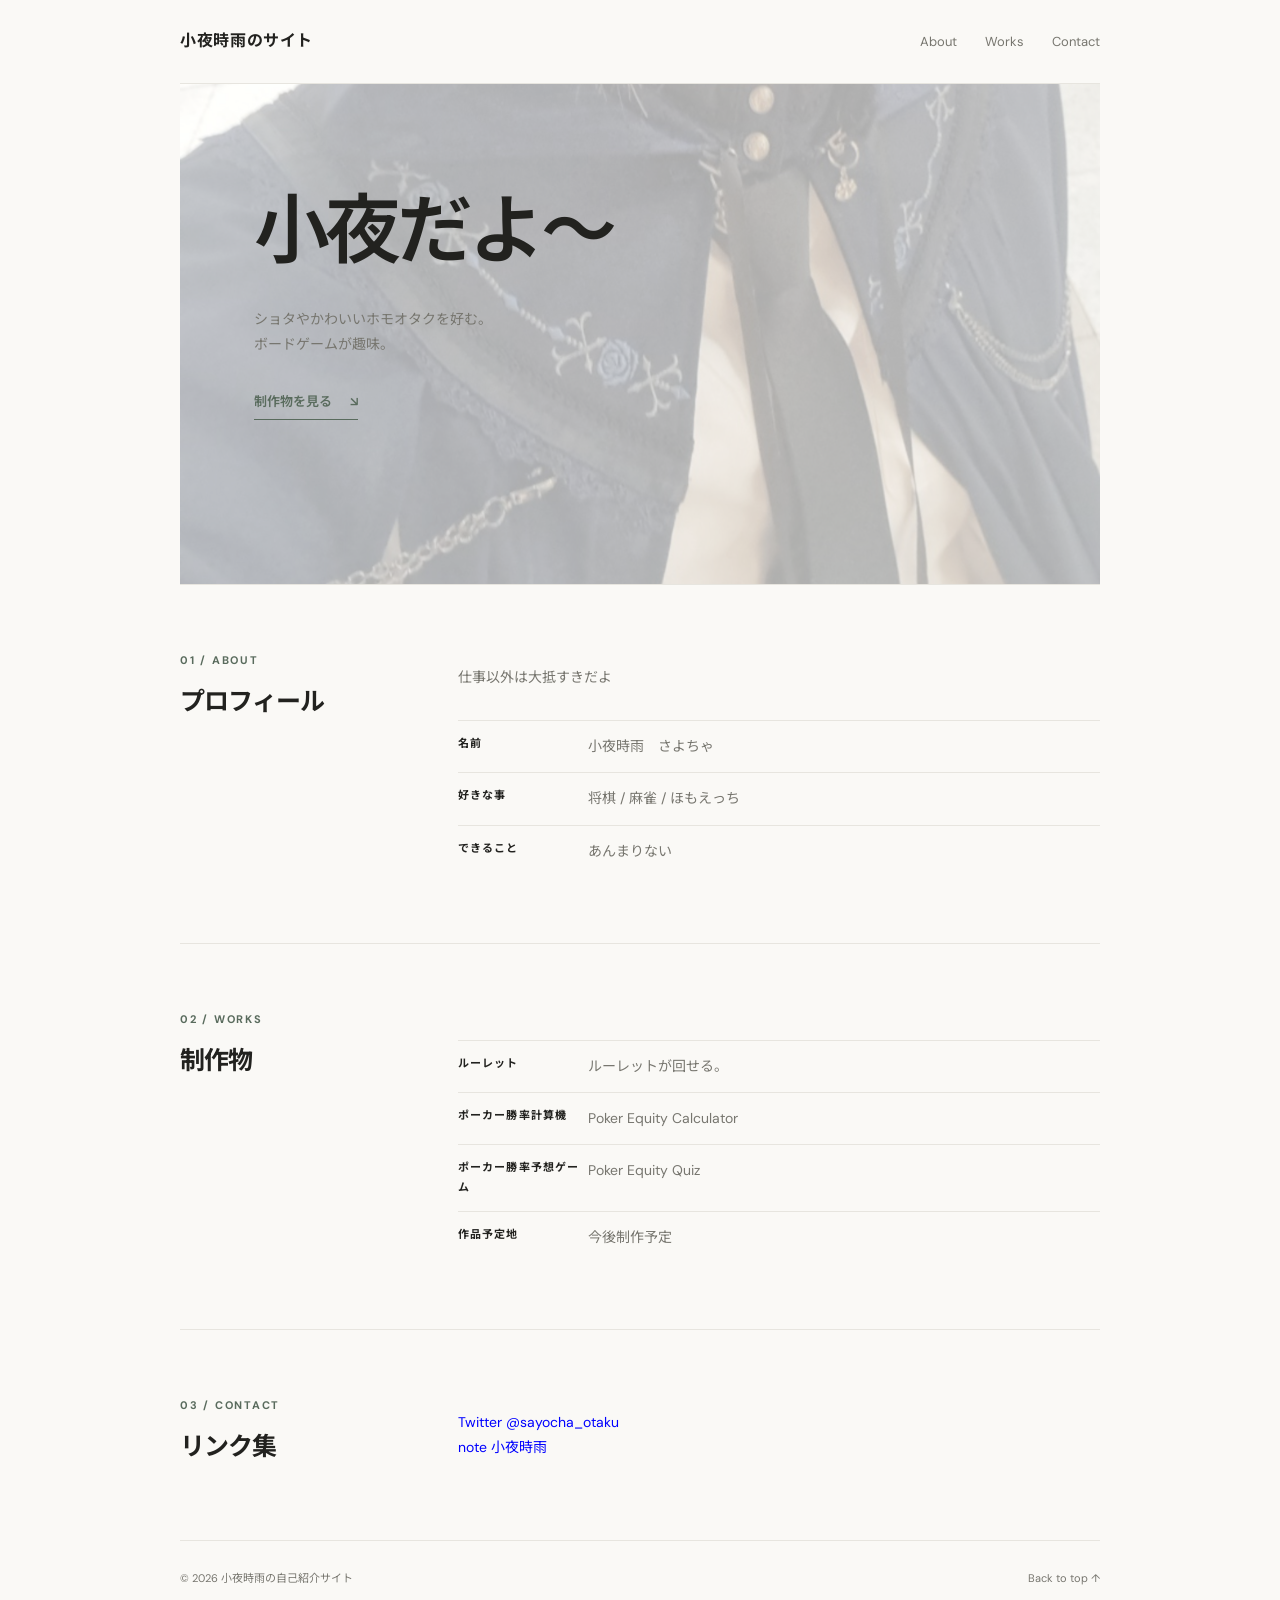
<file: index.html>
<!doctype html>
<html lang="ja">
<head>
  <meta charset="UTF-8">
  <meta name="viewport" content="width=device-width, initial-scale=1">
  <meta name="description" content="小夜時雨の自己紹介サイトです。">
  <title>小夜時雨のサイト</title>
  <link rel="stylesheet" href="style.css">
  <script src="script.js" defer></script>
</head>
<body>
  <header class="site-header">
    <a class="logo" href="#top">小夜時雨のサイト<span></span></a>
    <nav aria-label="メインナビゲーション">
      <a href="#about">About</a>
      <a href="#works">Works</a>
      <a href="#contact">Contact</a>
    </nav>
  </header>

<main id="top">
  <section class="hero">
    <h1>小夜だよ～</h1>
    <p class="hero-text">
      ショタやかわいいホモオタクを好む。<br>
      ボードゲームが趣味。
    </p>
    <a class="text-link" href="#works">
      制作物を見る <span aria-hidden="true">↘</span>
    </a>
  </section>
    <section class="section" id="about">
      <div class="section-heading">
        <p class="eyebrow">01 / ABOUT</p>
        <h2>プロフィール</h2>
      </div>
      <div class="section-content">
        <p>仕事以外は大抵すきだよ</p>
        <dl class="profile-list">
          <div><dt>名前</dt><dd>小夜時雨　さよちゃ</dd></div>
          <div><dt>好きな事</dt><dd>将棋 / 麻雀 / ほもえっち</dd></div>
          <div><dt>できること</dt><dd>あんまりない</dd></div>
        </dl>
      </div>
    </section>

<section class="section" id="works">
  <div class="section-heading">
    <p class="eyebrow">02 / WORKS</p>
    <h2>制作物</h2>
  </div>

  <div class="section-content">
    <dl class="profile-list">
      <div>
        <dt><a href="roulette.html">ルーレット</dt></a>
        <dd><a href="roulette.html">ルーレットが回せる。</a></dd>
      </div>
      <div>
  <dt><a href="poker.html">ポーカー勝率計算機</dt></a>
  <dd><a href="poker.html">Poker Equity Calculator</a></dd>
</div>
      <div>
  <dt><a href="poker-quiz.html">ポーカー勝率予想ゲーム</dt></a>
  <dd><a href="poker-quiz.html">Poker Equity Quiz</a></dd>
</div>
      <div>
        <dt>作品予定地</dt>
        <dd>今後制作予定</dd>
      </div>
    </dl>
  </div>
</section>

    <section class="section" id="contact">
      <div class="section-heading">
        <p class="eyebrow">03 / CONTACT</p>
        <h2>リンク集</h2>
      </div>
      <div class="section-content">
        <p>
    <a href="https://x.com/sayocha_otaku" target="_blank"
         style="color: blue;">
      Twitter @sayocha_otaku</a>
  
          <br>
    <a href="https://note.com/sayo_shigu" target="_blank"
        style="color: blue; ">
      note 小夜時雨</a>
   
  </p>
        <!-- 例：<a class="text-link" href="https://github.com/ユーザー名">GitHub ↗</a> -->
      </div>
    </section>
  </main>

  <footer>
    <span>© <span id="year"></span> 小夜時雨の自己紹介サイト</span>
    <a href="#top">Back to top ↑</a>
  </footer>
</body>
</html>
</file>
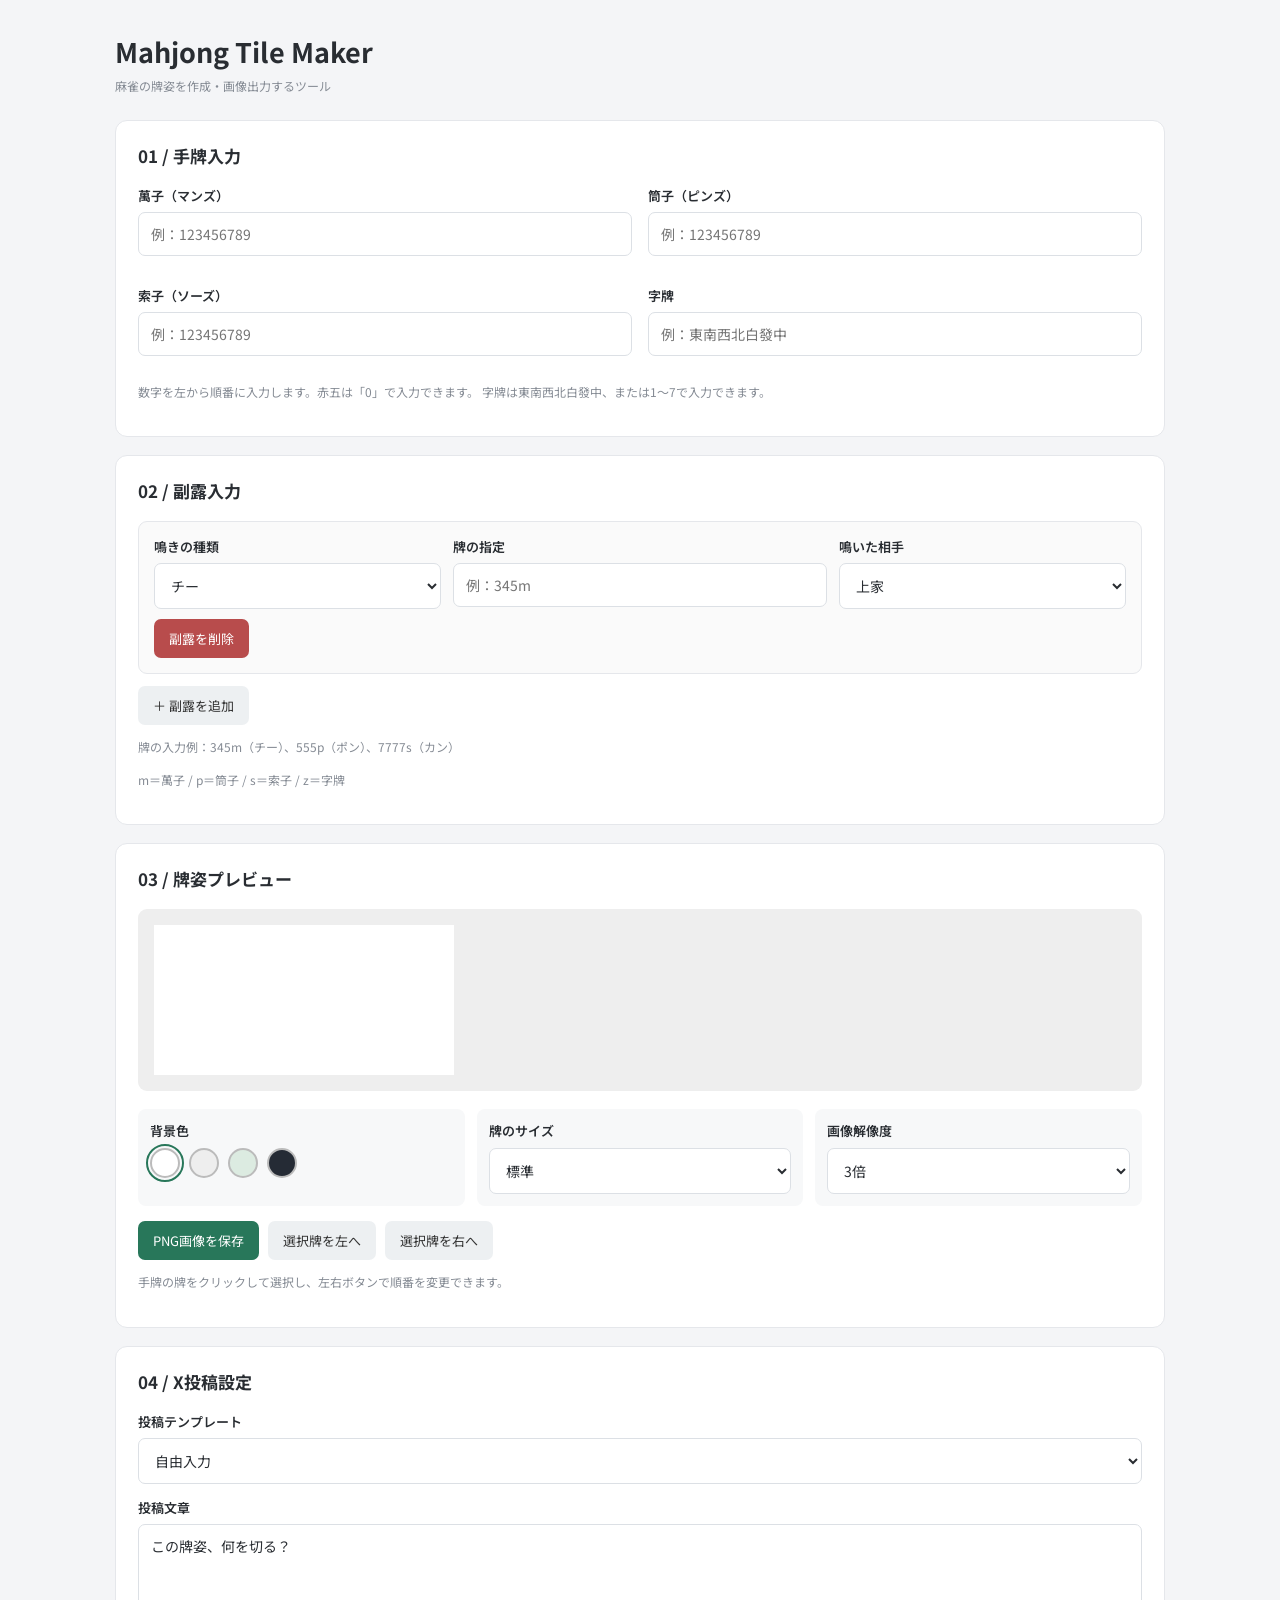
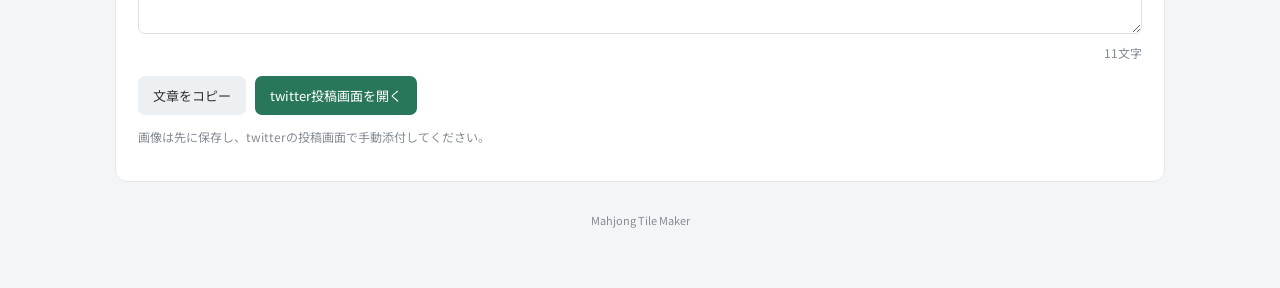
<file: mahjong.html>
<!DOCTYPE html>
<html lang="ja">
<head>
<meta charset="UTF-8">
<meta name="viewport" content="width=device-width, initial-scale=1">
<title>Mahjong Tile Maker</title>
<style>
@import url('https://fonts.googleapis.com/css2?family=Noto+Sans+JP:wght@400;500;600;700&display=swap');

:root {
  --bg: #f4f5f7;
  --panel: #fff;
  --text: #292d32;
  --muted: #858b94;
  --line: #e5e7eb;
  --accent: #28775a;
}

* { box-sizing: border-box; }

body {
  margin: 0;
  padding: 32px 16px 60px;
  background: var(--bg);
  color: var(--text);
  font-family: 'Noto Sans JP', sans-serif;
}

.container {
  max-width: 1050px;
  margin: auto;
}

header { margin-bottom: 26px; }

h1 {
  font-size: 27px;
  margin: 0 0 6px;
}

h2 {
  font-size: 17px;
  margin: 0 0 18px;
}

p { line-height: 1.7; }

.subtitle, .help {
  font-size: 12px;
  color: var(--muted);
}

.panel {
  background: var(--panel);
  border: 1px solid var(--line);
  border-radius: 12px;
  padding: 22px;
  margin-bottom: 18px;
}

.grid {
  display: grid;
  grid-template-columns: repeat(2, 1fr);
  gap: 16px;
}

.field { margin-bottom: 14px; }

label {
  display: block;
  font-size: 13px;
  font-weight: 600;
  margin-bottom: 7px;
}

input, select, textarea {
  width: 100%;
  padding: 11px 12px;
  border: 1px solid #dce0e5;
  border-radius: 7px;
  font: inherit;
  font-size: 14px;
  background: #fff;
  color: var(--text);
}

input:focus, select:focus, textarea:focus {
  outline: 2px solid #b6d7c8;
  border-color: var(--accent);
}

button {
  padding: 10px 15px;
  border: 0;
  border-radius: 7px;
  background: #30363d;
  color: white;
  font: inherit;
  font-size: 13px;
  cursor: pointer;
}

button:hover { opacity: .82; }

button.primary { background: var(--accent); }
button.light {
  background: #edf0f2;
  color: #333;
}
button.danger { background: #b84c4c; }

.actions {
  display: flex;
  flex-wrap: wrap;
  gap: 9px;
  margin-top: 15px;
}

.meld {
  padding: 15px;
  border: 1px solid var(--line);
  border-radius: 9px;
  margin-bottom: 12px;
  background: #fafafa;
}

.meld-grid {
  display: grid;
  grid-template-columns: 1fr 1.3fr 1fr;
  gap: 12px;
}

.meld .field { margin-bottom: 10px; }

.preview-wrap {
  padding: 16px;
  background: #eee;
  border-radius: 9px;
  overflow-x: auto;
  min-height: 150px;
  display: flex;
  align-items: center;
}

#board {
  display: block;
  flex-shrink: 0;
  max-width: none;
}

#board [data-hand-index] {
  cursor: pointer;
}

#board [data-hand-index].selected {
  filter: drop-shadow(0 0 4px #267bdb);
}

.preview-tools {
  display: grid;
  grid-template-columns: repeat(3, 1fr);
  gap: 12px;
  margin-top: 18px;
}

.tool-box {
  background: #f7f8f9;
  border-radius: 8px;
  padding: 12px;
}

.tool-box label { margin-bottom: 8px; }

.color-options {
  display: flex;
  gap: 9px;
}

.color-button {
  width: 30px;
  height: 30px;
  padding: 0;
  border: 2px solid #bbb;
  border-radius: 50%;
}

.color-button.active {
  outline: 2px solid var(--accent);
  outline-offset: 2px;
}

#message {
  font-size: 12px;
  color: #b43d3d;
  margin-top: 10px;
}

#tweet { min-height: 110px; }

.count {
  font-size: 12px;
  color: var(--muted);
  text-align: right;
  margin-top: 5px;
}

footer {
  text-align: center;
  color: var(--muted);
  font-size: 11px;
  margin-top: 30px;
}

@media(max-width:650px) {
  body { padding: 20px 10px 40px; }
  .panel { padding: 16px; }
  .grid, .preview-tools { grid-template-columns: 1fr; }
  .meld-grid { grid-template-columns: 1fr; gap: 0; }
  h1 { font-size: 23px; }
}
</style>
</head>

<body>
<div class="container">

<header>
  <h1>Mahjong Tile Maker</h1>
  <div class="subtitle">
    麻雀の牌姿を作成・画像出力するツール
  </div>
</header>

<!-- 手牌 -->
<section class="panel">
  <h2>01 / 手牌入力</h2>

  <div class="grid">
    <div class="field">
      <label>萬子（マンズ）</label>
      <input id="man" placeholder="例：123456789" maxlength="14">
    </div>

    <div class="field">
      <label>筒子（ピンズ）</label>
      <input id="pin" placeholder="例：123456789" maxlength="14">
    </div>

    <div class="field">
      <label>索子（ソーズ）</label>
      <input id="sou" placeholder="例：123456789" maxlength="14">
    </div>

    <div class="field">
      <label>字牌</label>
      <input id="honor" placeholder="例：東南西北白發中" maxlength="14">
    </div>
  </div>

  <p class="help">
    数字を左から順番に入力します。赤五は「0」で入力できます。
    字牌は東南西北白發中、または1～7で入力できます。
  </p>
</section>

<!-- 副露 -->
<section class="panel">
  <h2>02 / 副露入力</h2>

  <div id="melds"></div>

  <button id="addMeld" class="light">＋ 副露を追加</button>

  <p class="help">
    牌の入力例：345m（チー）、555p（ポン）、7777s（カン）
  </p>
  <p class="help">
    m＝萬子 / p＝筒子 / s＝索子 / z＝字牌
  </p>
</section>

<!-- プレビュー -->
<section class="panel">
  <h2>03 / 牌姿プレビュー</h2>

  <div class="preview-wrap" id="previewWrap">
    <svg id="board"
      xmlns="http://www.w3.org/2000/svg"
      role="img"
      aria-label="麻雀牌姿プレビュー">
    </svg>
  </div>

  <div id="message"></div>

  <div class="preview-tools">

    <div class="tool-box">
      <label>背景色</label>
      <div class="color-options">
        <button class="color-button active"
          style="background:#ffffff"
          data-color="#ffffff"
          title="白"></button>
        <button class="color-button"
          style="background:#eeeeee"
          data-color="#eeeeee"
          title="グレー"></button>
        <button class="color-button"
          style="background:#dcebe1"
          data-color="#dcebe1"
          title="淡い緑"></button>
        <button class="color-button"
          style="background:#252b35"
          data-color="#252b35"
          title="ダーク"></button>
      </div>
    </div>

    <div class="tool-box">
      <label>牌のサイズ</label>
      <select id="tileSize">
        <option value="small">小</option>
        <option value="normal" selected>標準</option>
        <option value="large">大</option>
      </select>
    </div>

    <div class="tool-box">
      <label>画像解像度</label>
      <select id="resolution">
        <option value="2">2倍</option>
        <option value="3" selected>3倍</option>
        <option value="4">4倍</option>
      </select>
    </div>

  </div>

  <div class="actions">
    <button id="download" class="primary">
      PNG画像を保存
    </button>
    <button id="moveLeft" class="light">
      選択牌を左へ
    </button>
    <button id="moveRight" class="light">
      選択牌を右へ
    </button>
  </div>

  <p class="help">
    手牌の牌をクリックして選択し、左右ボタンで順番を変更できます。
  </p>
</section>

<!-- X -->
<section class="panel">
  <h2>04 / X投稿設定</h2>

  <div class="field">
    <label>投稿テンプレート</label>
    <select id="template">
      <option value="custom">自由入力</option>
      <option value="question">何切る問題</option>
      <option value="analysis">牌譜解説</option>
      <option value="hand">手牌紹介</option>
      <option value="quiz">麻雀クイズ</option>
    </select>
  </div>

  <div class="field">
    <label>投稿文章</label>
    <textarea id="tweet">この牌姿、何を切る？
</textarea>
    <div class="count" id="count">0文字</div>
  </div>

  <div class="actions">
    <button id="copy" class="light">文章をコピー</button>
    <button id="post" class="primary">twitter投稿画面を開く</button>
  </div>

  <p class="help">
    画像は先に保存し、twitterの投稿画面で手動添付してください。
  </p>
</section>

<footer>
  Mahjong Tile Maker
</footer>

</div>

<script>
/* =========================
   設定
========================= */

const $ = id => document.getElementById(id);

const HONORS = {
  "東":1, "南":2, "西":3, "北":4,
  "白":5, "發":6, "発":6, "中":7
};

const HONOR_NAMES = [
  "", "東", "南", "西", "北", "白", "發", "中"
];

const COLORS = {
  black: "#252525",
  red: "#d52b32",
  green: "#16834c",
  blue: "#246bba"
};

let meldId = 0;
let selectedIndex = -1;
let backgroundColor = "#ffffff";
let handTiles = [];
let meldGroups = [];
let tileWidth = 48;
let tileHeight = 68;
let gap = 3;

/* =========================
   入力解析
========================= */

function parseTiles(value) {
  let str = value.replace(/\s/g, "");

  // 345m のような末尾指定形式を m345 に変換
  const suffixMatch = str.match(/^([0-9]+)([mpsz])$/i);

  if (suffixMatch) {
    str = suffixMatch[2] + suffixMatch[1];
  }

  const result = [];
  let suit = null;

  for (const char of str) {

    if ("mpsz".includes(char.toLowerCase())) {
      suit = char.toLowerCase();
      continue;
    }

    if (/[0-9]/.test(char)) {
      if (!suit) {
        throw new Error("牌の種類を指定してください。");
      }

      const n = Number(char);

      if (n === 0 && suit === "z") {
        throw new Error("字牌に赤牌はありません。");
      }

      const actual = n === 0 ? 5 : n;

      if (actual < 1 || actual > 9) {
        throw new Error("牌の数字が不正です。");
      }

      if (suit === "z" && actual > 7) {
        throw new Error("字牌は1～7です。");
      }

      result.push({
        suit,
        n: actual,
        red: char === "0"
      });

      continue;
    }

    if (HONORS[char]) {
      result.push({
        suit: "z",
        n: HONORS[char],
        red: false
      });
      suit = "z";
      continue;
    }

    throw new Error("認識できない文字：" + char);
  }

  return result;
}

function parseHandInput(id, suit) {
  const value = $(id).value.trim();

  if (!value) return [];

  if (suit === "z") {
    return parseTiles(value.includes("z") ? value : value + "z");
  }

  return parseTiles(value + suit);
}

/* =========================
   SVG描画
========================= */

function rect(x,y,w,h,rx,fill,stroke="#aaa",sw=1) {
  return `<rect x="${x}" y="${y}" width="${w}" height="${h}"
    rx="${rx}" fill="${fill}" stroke="${stroke}"
    stroke-width="${sw}"/>`;
}

function text(x,y,str,size,color,weight="bold") {
  return `<text x="${x}" y="${y}" text-anchor="middle"
    dominant-baseline="middle"
    font-family="sans-serif"
    font-size="${size}" font-weight="${weight}"
    fill="${color}">${str}</text>`;
}

function tileSVG(t, x, y, back=false, rotated=false) {

  const w = tileWidth;
  const h = tileHeight;

  let transform = `translate(${x},${y})`;

  let body = "";

  if (back) {
    body = `
      ${rect(0,0,w,h,5,"#e6e8e9","#a2a6a9",1.5)}
      ${rect(4,4,w-8,h-8,3,"#315c78","#23465f",1)}
      <path d="M8 8 L${w-8} ${h-8} M${w-8} 8 L8 ${h-8}"
        stroke="#8da9bc" stroke-width="1.2" fill="none"/>
    `;
  } else {

    body = `
      ${rect(0,0,w,h,5,"#fff","#aaa",1.3)}
      ${rect(3,3,w-6,h-6,3,"#fff","#eeeeee",.8)}
    `;

    if (t.suit === "m") {
      const color = t.red ? COLORS.red : COLORS.black;

      body += `
        ${text(w/2,h*.43,t.n,31*tWidthFactor(),color)}
        ${text(w/2,h*.76,"萬",13*tWidthFactor(),COLORS.black)}
      `;
    }

    if (t.suit === "p") {
      const patterns = {
        1:[[.5,.5]],
        2:[[.5,.28],[.5,.72]],
        3:[[.5,.2],[.5,.5],[.5,.8]],
        4:[[.28,.28],[.72,.28],[.28,.72],[.72,.72]],
        5:[[.28,.2],[.72,.2],[.5,.5],[.28,.8],[.72,.8]],
        6:[[.28,.18],[.72,.18],[.28,.5],[.72,.5],[.28,.82],[.72,.82]],
        7:[[.28,.15],[.72,.15],[.5,.34],[.28,.5],[.72,.5],[.28,.83],[.72,.83]],
        8:[[.28,.15],[.72,.15],[.28,.38],[.72,.38],[.28,.62],[.72,.62],[.28,.85],[.72,.85]],
        9:[[.28,.15],[.72,.15],[.28,.36],[.72,.36],[.5,.5],[.28,.64],[.72,.64],[.28,.85],[.72,.85]]
      };

      const dots = patterns[t.n];
      const colors = t.red
        ? [COLORS.red,COLORS.red,COLORS.red]
        : [COLORS.red,COLORS.blue,COLORS.green];

      dots.forEach(([px,py],i) => {
        const r = w*.105;
        body += `<circle cx="${w*px}" cy="${h*py}"
          r="${r}" fill="${colors[i%3]}"/>`;
      });
    }

    if (t.suit === "s") {
      const positions = {
        1:[[.5,.5]],
        2:[[.5,.28],[.5,.72]],
        3:[[.5,.2],[.5,.5],[.5,.8]],
        4:[[.3,.25],[.7,.25],[.3,.75],[.7,.75]],
        5:[[.3,.2],[.7,.2],[.5,.5],[.3,.8],[.7,.8]],
        6:[[.3,.17],[.7,.17],[.3,.5],[.7,.5],[.3,.83],[.7,.83]],
        7:[[.3,.13],[.7,.13],[.5,.33],[.3,.5],[.7,.5],[.3,.83],[.7,.83]],
        8:[[.3,.13],[.7,.13],[.3,.38],[.7,.38],[.3,.62],[.7,.62],[.3,.87],[.7,.87]],
        9:[[.3,.13],[.7,.13],[.3,.35],[.7,.35],[.5,.5],[.3,.65],[.7,.65],[.3,.87],[.7,.87]]
      };

      positions[t.n].forEach(([px,py],i) => {
        const x1 = w*px;
        const y1 = h*py;

        const color = t.red && t.n === 5
          ? COLORS.red
          : [COLORS.green,COLORS.red,COLORS.black][i%3];

        body += `
          <path d="M${x1-3} ${y1-5}
            L${x1+3} ${y1+5}
            L${x1+1} ${y1+9}"
            stroke="${color}" stroke-width="2.8"
            stroke-linecap="round" fill="none"/>
        `;
      });
    }

    if (t.suit === "z") {
      const name = HONOR_NAMES[t.n];
      const color = t.n === 7 ? COLORS.red
        : t.n === 6 ? COLORS.green : COLORS.black;

      if (t.n === 5) {
        body += `
          <rect x="${w*.23}" y="${h*.25}"
            width="${w*.54}" height="${h*.5}"
            fill="none" stroke="#222" stroke-width="2"/>
        `;
      } else {
        body += text(w/2,h*.5,name,
          t.n===7 ? 29*tWidthFactor() : 26*tWidthFactor(),
          color);
      }
    }

  }

  if (rotated) {
    transform = `translate(${x+h},${y}) rotate(90)`;
  }

  return `<g transform="${transform}">${body}</g>`;
}

function tWidthFactor() {
  return tileWidth / 48;
}

/* =========================
   副露フォーム
========================= */

function createMeld() {

  const id = ++meldId;
  const div = document.createElement("div");

  div.className = "meld";
  div.dataset.id = id;

  div.innerHTML = `
    <div class="meld-grid">

      <div class="field">
        <label>鳴きの種類</label>
        <select class="meld-type">
          <option value="chi">チー</option>
          <option value="pon">ポン</option>
          <option value="daiminkan">大明槓</option>
          <option value="kakan">加槓</option>
          <option value="ankan">暗槓</option>
        </select>
      </div>

      <div class="field">
        <label>牌の指定</label>
        <input class="meld-tiles" placeholder="例：345m">
      </div>

      <div class="field">
        <label>鳴いた相手</label>
        <select class="meld-from">
          <option value="left">上家</option>
          <option value="across">対面</option>
          <option value="right">下家</option>
        </select>
      </div>

    </div>

    <div class="field extra-tile" style="display:none">
      <label>加槓の追加牌</label>
      <input class="added-tile" placeholder="例：5p">
    </div>

    <button class="danger remove-meld">副露を削除</button>
  `;

  div.querySelector(".remove-meld").onclick = () => {
    div.remove();
    render();
  };

  div.querySelectorAll("input,select").forEach(el => {
    el.addEventListener("input",render);
    el.addEventListener("change",render);
  });

  div.querySelector(".meld-type").addEventListener("change",e => {
    div.querySelector(".extra-tile").style.display =
      e.target.value === "kakan" ? "block" : "none";

    const from = div.querySelector(".meld-from");
    from.disabled = e.target.value === "ankan";

    render();
  });

  $("melds").appendChild(div);
}

$("addMeld").onclick = createMeld;

/* =========================
   副露描画
========================= */

function getMeldData(el) {

  const type = el.querySelector(".meld-type").value;
  const from = el.querySelector(".meld-from").value;

  const tiles = parseTiles(
    el.querySelector(".meld-tiles").value
  );

  const extraValue = el.querySelector(".added-tile").value.trim();

  const added = extraValue
    ? parseTiles(extraValue)
    : [];

  const expected = {
    chi:3,
    pon:3,
    daiminkan:4,
    kakan:3,
    ankan:4
  }[type];

  if (!tiles.length) return null;

  if (tiles.length !== expected) {
    throw new Error("副露の牌の枚数が正しくありません。");
  }

  if (type === "chi" && from !== "left") {
    throw new Error("チーは上家からのみ可能です。");
  }

  if (type === "kakan" && added.length !== 1) {
    throw new Error("加槓には追加牌を1枚指定してください。");
  }

  if (type !== "kakan" && added.length) {
    throw new Error("追加牌は加槓の場合のみ指定できます。");
  }

  if (type === "kakan" &&
      !tiles.every(t => t.suit === tiles[0].suit &&
                        t.n === tiles[0].n)) {
    throw new Error("加槓の元の3枚は同じ牌にしてください。");
  }

  if (type === "pon" &&
      !tiles.every(t => t.suit === tiles[0].suit &&
                        t.n === tiles[0].n)) {
    throw new Error("ポンは同じ牌を3枚指定してください。");
  }

  if (type === "daiminkan" &&
      !tiles.every(t => t.suit === tiles[0].suit &&
                        t.n === tiles[0].n)) {
    throw new Error("大明槓は同じ牌を4枚指定してください。");
  }

  if (type === "ankan" &&
      !tiles.every(t => t.suit === tiles[0].suit &&
                        t.n === tiles[0].n)) {
    throw new Error("暗槓は同じ牌を4枚指定してください。");
  }

  return {type,from,tiles,added:added[0] || null};
}

function drawMeld(data,x,y) {

  const {type,from,tiles,added} = data;

  let result = "";
  let cursor = x;

  if (type === "ankan") {

    tiles.forEach((t,i) => {
      result += tileSVG(t,cursor,y,i===0 || i===3);
      cursor += tileWidth + gap;
    });

    return {svg:result,width:cursor-x};
  }

  let rotatedIndex = 0;

  if (from === "across") rotatedIndex = 1;
  if (from === "right") rotatedIndex = tiles.length-1;

  tiles.forEach((t,i) => {

    const rotated = i === rotatedIndex;
    result += tileSVG(t,cursor,y,false,rotated);

    if (type === "kakan" && rotated) {
      result += tileSVG(
        added,
        cursor + tileHeight*.12,
        y - tileHeight*.32
      );
    }

    cursor += (rotated ? tileHeight : tileWidth) + gap;
  });

  return {svg:result,width:cursor-x};
}

/* =========================
   牌姿全体の描画
========================= */

function render() {

  const svg = $("board");
  $("message").textContent = "";

  try {

    const man = parseHandInput("man","m");
    const pin = parseHandInput("pin","p");
    const sou = parseHandInput("sou","s");
    const honor = parseHandInput("honor","z");

    handTiles = [...man,...pin,...sou,...honor];

    if (selectedIndex >= handTiles.length) {
      selectedIndex = -1;
    }

    meldGroups = [];

    document.querySelectorAll(".meld").forEach(el => {
      const data = getMeldData(el);
      if (data) meldGroups.push(data);
    });

    const size = $("tileSize").value;

    const scale = {
      small: .8,
      normal: 1,
      large: 1.25
    }[size];

    tileWidth = 48 * scale;
    tileHeight = 68 * scale;
    gap = 3 * scale;

    let x = 18;
    const y = 42;

    let content = "";

    // 手牌
    handTiles.forEach((t,i) => {

      const selected = i === selectedIndex;

      content += `
        <g data-hand-index="${i}"
          class="${selected ? "selected" : ""}">
          ${selected
            ? `<rect x="${x-2}" y="${y-5}"
                width="${tileWidth+4}"
                height="${tileHeight+10}"
                rx="5" fill="#c7e4ff" opacity=".55"/>`
            : ""}
          ${tileSVG(t,x,y)}
        </g>
      `;

      x += tileWidth + gap;
    });

    // 副露
    meldGroups.forEach(data => {

      x += 14;

      const drawn = drawMeld(data,x,y);

      content += `
        <g>
          <line x1="${x-7}" y1="${y-4}"
            x2="${x-7}" y2="${y+tileHeight+4}"
            stroke="#aaa" stroke-width="1"/>
          ${drawn.svg}
        </g>
      `;

      x += drawn.width + 5;
    });

    const width = Math.max(300,x+18);
    const height = 150;

    svg.setAttribute("viewBox",`0 0 ${width} ${height}`);
    svg.setAttribute("width",width);
    svg.setAttribute("height",height);

    svg.innerHTML = `
      <rect width="${width}" height="${height}"
        fill="${backgroundColor}"/>
      ${content}
    `;

    svg.querySelectorAll("[data-hand-index]").forEach(el => {
      el.addEventListener("click",() => {
        selectedIndex = Number(el.dataset.handIndex);
        render();
      });
    });

  } catch(e) {
    $("message").textContent = e.message;
  }
}

/* =========================
   手牌の並び替え
========================= */

function moveSelected(direction) {

  if (selectedIndex < 0 ||
      selectedIndex >= handTiles.length) return;

  const next = selectedIndex + direction;

  if (next < 0 || next >= handTiles.length) return;

  [handTiles[selectedIndex],handTiles[next]] =
    [handTiles[next],handTiles[selectedIndex]];

  // 並び替え結果を各入力欄に反映
  const suits = {
    m: "man",
    p: "pin",
    s: "sou",
    z: "honor"
  };

  for (const [suit,id] of Object.entries(suits)) {
    $(id).value = handTiles
      .filter(t => t.suit === suit)
      .map(t => t.red ? "0" : t.n)
      .join("");
  }

  selectedIndex = next;
  render();
}

$("moveLeft").onclick = () => moveSelected(-1);
$("moveRight").onclick = () => moveSelected(1);

/* =========================
   背景色
========================= */

document.querySelectorAll(".color-button").forEach(btn => {

  btn.onclick = () => {

    backgroundColor = btn.dataset.color;

    document.querySelectorAll(".color-button")
      .forEach(b => b.classList.remove("active"));

    btn.classList.add("active");

    render();
  };
});

/* =========================
   PNG出力
========================= */

function downloadPNG() {

  render();

  if ($("message").textContent) return;

  if (!handTiles.length && !meldGroups.length) {
    alert("牌を入力してください。");
    return;
  }

  const original = $("board");
  const clone = original.cloneNode(true);

  clone.removeAttribute("id");
  clone.removeAttribute("role");
  clone.removeAttribute("aria-label");

  const width = Number(original.getAttribute("width"));
  const height = Number(original.getAttribute("height"));
  const resolution = Number($("resolution").value);

  clone.setAttribute("xmlns","http://www.w3.org/2000/svg");
  clone.setAttribute("width",width);
  clone.setAttribute("height",height);

  const source = new XMLSerializer().serializeToString(clone);

  const blob = new Blob(
    [source],
    {type:"image/svg+xml;charset=utf-8"}
  );

  const url = URL.createObjectURL(blob);
  const image = new Image();

  image.onload = () => {

    const canvas = document.createElement("canvas");

    canvas.width = width * resolution;
    canvas.height = height * resolution;

    const ctx = canvas.getContext("2d");

    ctx.scale(resolution,resolution);
    ctx.drawImage(image,0,0,width,height);

    canvas.toBlob(png => {

      if (!png) {
        alert("PNGの生成に失敗しました。");
        URL.revokeObjectURL(url);
        return;
      }

      const pngURL = URL.createObjectURL(png);
      const a = document.createElement("a");

      a.href = pngURL;
      a.download = "mahjong-tiles.png";
      a.click();

      setTimeout(() => {
        URL.revokeObjectURL(pngURL);
        URL.revokeObjectURL(url);
      },1000);

    },"image/png");
  };

  image.onerror = () => {
    URL.revokeObjectURL(url);
    alert("画像の生成に失敗しました。");
  };

  image.src = url;
}

$("download").onclick = downloadPNG;

/* =========================
   X投稿テンプレート
========================= */

const templates = {
  custom: "",
  question: "この牌姿、何を切る？\n\n#麻雀 #何切る",
  analysis: "牌譜解説\n\nこの局面について考察してみました。\n\n#麻雀",
  hand: "現在の手牌です。\n\n#麻雀",
  quiz: "麻雀クイズ！\n\nこの牌姿について考えてみてください。\n\n#麻雀"
};

$("template").onchange = () => {
  const value = $("template").value;

  if (value !== "custom") {
    $("tweet").value = templates[value];
  }

  updateCount();
};

function updateCount() {
  $("count").textContent =
    $("tweet").value.length + "文字";
}

$("tweet").addEventListener("input",updateCount);

$("copy").onclick = async () => {

  try {
    await navigator.clipboard.writeText($("tweet").value);
    alert("投稿文章をコピーしました。");
  } catch(e) {
    $("tweet").select();
    document.execCommand("copy");
    alert("投稿文章をコピーしました。");
  }
};

$("post").onclick = () => {

  const url =
    "https://twitter.com/intent/tweet?text=" +
    encodeURIComponent($("tweet").value);

  window.open(url,"_blank","noopener,noreferrer");
};

/* =========================
   入力イベント
========================= */

["man","pin","sou","honor"].forEach(id => {
  $(id).addEventListener("input",() => {
    selectedIndex = -1;
    render();
  });
});

$("tileSize").onchange = render;
$("resolution").onchange = render;

/* =========================
   初期化
========================= */

createMeld();
updateCount();
render();

</script>
</body>
</html>
</file>
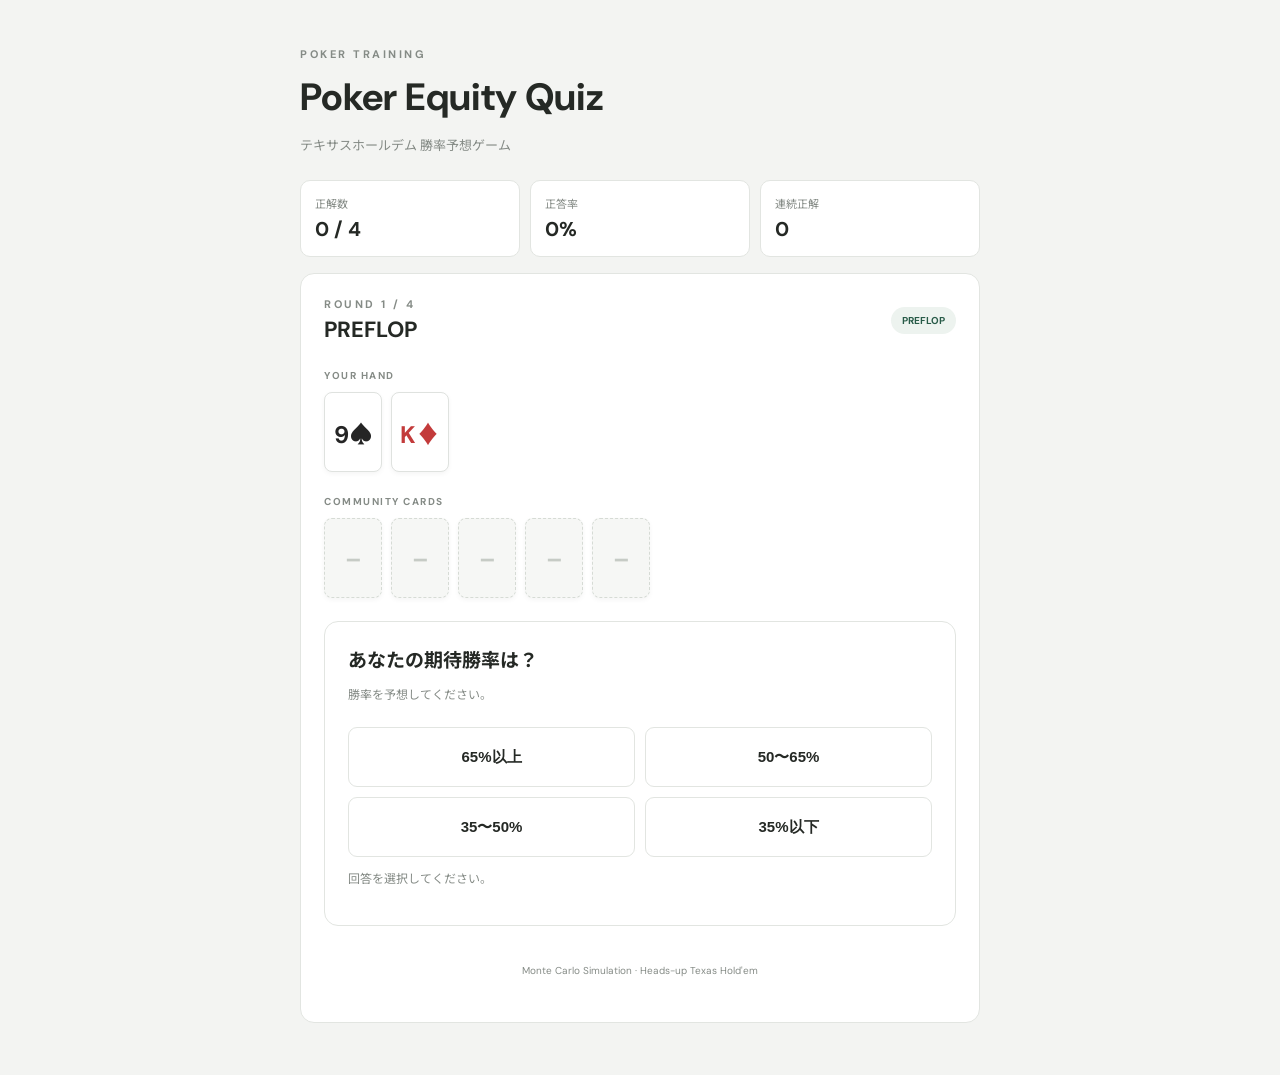
<file: poker-quiz.html>
<!DOCTYPE html>
<html lang="ja">
<head>
 
  <meta charset="UTF-8">
  <meta name="viewport" content="width=device-width, initial-scale=1">
  <title>Poker Equity Quiz</title>
  <link rel="stylesheet" href="poker-quiz.css">
  <script src="poker-quiz.js" defer></script>
</head>
<body>
  <main class="container">
    <header>
      <p class="eyebrow">POKER TRAINING</p>
      <h1>Poker Equity Quiz</h1>
      <p class="subtitle">テキサスホールデム 勝率予想ゲーム</p>
    </header>

    <section class="score-bar">
      <div>
        <span>正解数</span>
        <strong id="score">0 / 4</strong>
      </div>
      <div>
        <span>正答率</span>
        <strong id="accuracy">0%</strong>
      </div>
      <div>
        <span>連続正解</span>
        <strong id="streak">0</strong>
      </div>
    </section>

    <section class="panel">
      <div class="round-header">
        <div>
          <p class="eyebrow" id="roundNumber">ROUND 1 / 4</p>
          <h2 id="streetName">PREFLOP</h2>
        </div>
        <span class="street-badge" id="streetBadge">PRE-FLOP</span>
      </div>

      <div class="hand-area">
        <p class="card-label">YOUR HAND</p>
        <div class="cards" id="heroCards"></div>
      </div>

      <div class="hand-area">
        <p class="card-label">COMMUNITY CARDS</p>
        <div class="cards board" id="boardCards"></div>
      </div>

    <section class="panel question-panel" id="questionPanel">
      <h2>あなたの期待勝率は？</h2>
      <p class="hint">勝率を予想してください。</p>

      <div class="choices" id="choices">
        <button class="choice" data-answer="3">65%以上</button>
        <button class="choice" data-answer="2">50〜65%</button>
        <button class="choice" data-answer="1">35〜50%</button>
        <button class="choice" data-answer="0">35%以下</button>
      </div>

      <p class="hint" id="message">回答を選択してください。</p>

      <div class="answer-result" id="answerResult" hidden>
        <p class="result-label">推定勝率</p>
        <strong id="actualEquity">--%</strong>
        <p id="answerMessage"></p>

      </div>
    </section>

    <section class="panel final-panel" id="finalPanel" hidden>
      <p class="eyebrow">GAME RESULT</p>
      <h2>ゲーム終了</h2>
      <div class="final-score">
        <strong id="finalScore">0 / 4</strong>
        <span id="finalAccuracy">正答率 0%</span>
      </div>
      <p id="finalComment"></p>
      <button id="restartButton" class="primary-button">もう一度プレイ</button>
    </section>

    <footer>Monte Carlo Simulation · Heads-up Texas Hold'em</footer>
  </main>
</body>
</html>
</file>
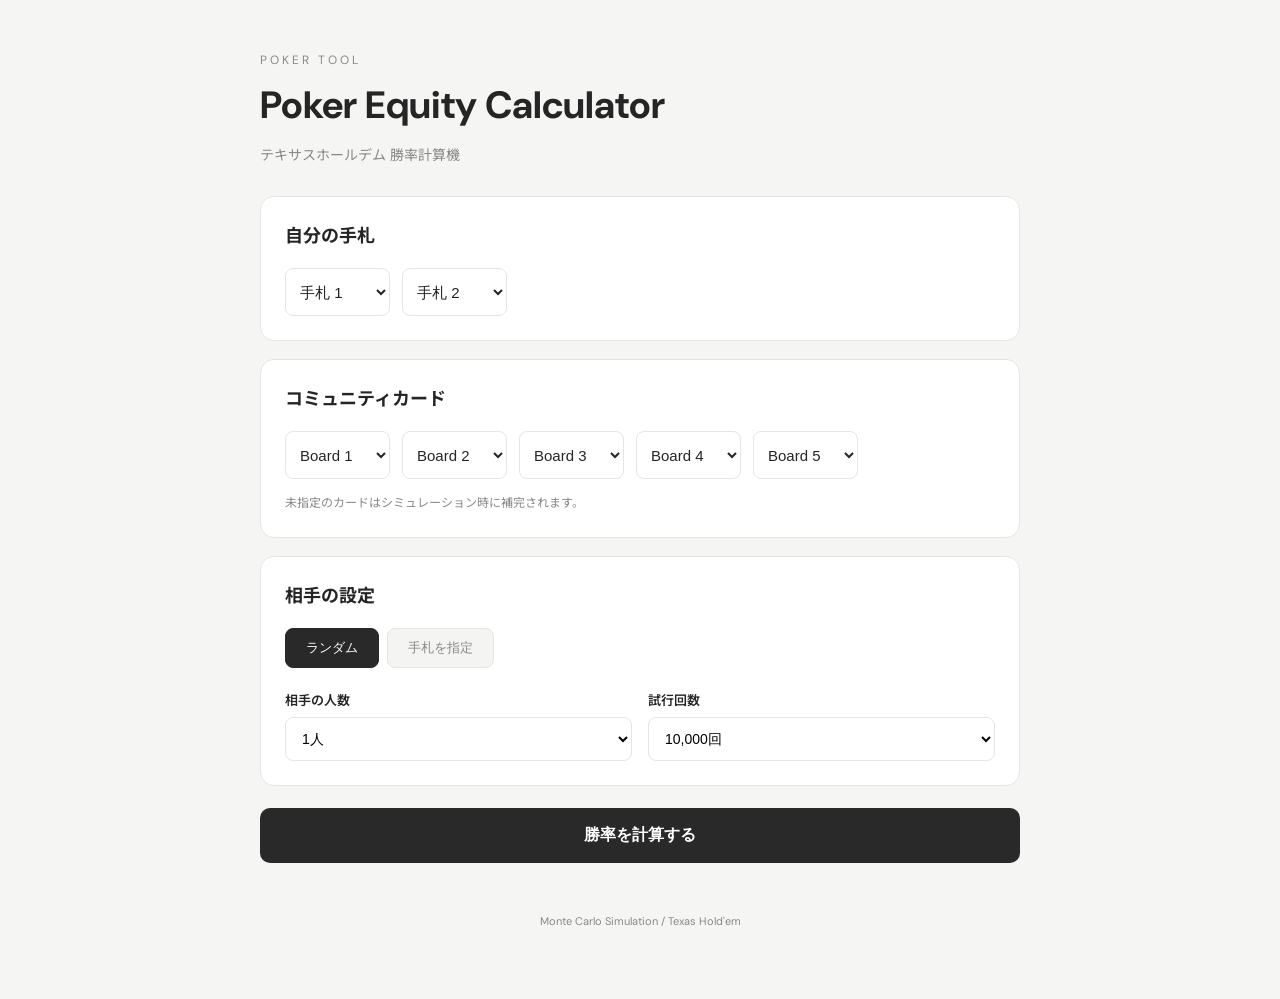
<file: poker.html>
<!DOCTYPE html>
<html lang="ja">
<head>
  <meta charset="UTF-8">
  <meta name="viewport" content="width=device-width, initial-scale=1">
  <title>Poker Equity Calculator</title>
  <link rel="stylesheet" href="poker.css">
  <script src="poker.js" defer></script>
</head>
  
<body>
  <main class="container">
    <header>
  


      <p class="eyebrow">POKER TOOL</p>
      <h1>Poker Equity Calculator</h1>
      <p class="subtitle">テキサスホールデム 勝率計算機</p>
    </header>

    <section class="panel">
      <h2>自分の手札</h2>
      <div class="card-inputs" id="heroCards"></div>
    </section>

    <section class="panel">
      <h2>コミュニティカード</h2>
      <div class="card-inputs" id="boardCards"></div>
      <p class="hint">未指定のカードはシミュレーション時に補完されます。</p>
    </section>

    <section class="panel">
      <h2>相手の設定</h2>

      <div class="mode-switch">
        <button id="randomMode" class="mode-button active" type="button">
          ランダム
        </button>
        <button id="knownMode" class="mode-button" type="button">
          手札を指定
        </button>
      </div>

      <div class="settings-grid">
        <label>
          相手の人数
          <select id="opponents">
            <option value="1"selected>1人</option>
            <option value="2">2人</option>
            <option value="3">3人</option>
            <option value="4">4人</option>
            <option value="5">5人</option>
            <option value="6">6人</option>
            <option value="7">7人</option>
            <option value="8">8人</option>
            <option value="9">9人</option>
          </select>
        </label>

        <label>
          試行回数
          <select id="iterations">
            <option value="1000">1,000回</option>
            <option value="5000">5,000回</option>
            <option value="10000" selected>10,000回</option>
            <option value="25000">25,000回</option>
            <option value="50000">50,000回</option>
          </select>
        </label>
      </div>

      <div id="knownOpponents" hidden>
        <h3>相手の手札</h3>
        <p class="hint">各プレイヤーの手札を2枚ずつ指定してください。</p>
        <div id="opponentCardInputs"></div>
      </div>
    </section>

    <button id="calculate" class="calculate-button" type="button">
      勝率を計算する
    </button>

    <section class="panel results" id="results" hidden>
      <h2>計算結果</h2>

      <div class="equity-result">
        <span>Equity</span>
        <strong id="equity">0.00%</strong>
        <p>ポット獲得期待率</p>
      </div>

      <div class="result-grid">
        <div>
          <span>勝率</span>
          <strong id="winRate">0.00%</strong>
        </div>
        <div>
          <span>引き分け率</span>
          <strong id="tieRate">0.00%</strong>
        </div>
        <div>
          <span>敗北率</span>
          <strong id="lossRate">0.00%</strong>
        </div>
      </div>

      <p class="hint" id="resultInfo"></p>
    </section>

    <footer>
      <p>Monte Carlo Simulation / Texas Hold'em</p>
    </footer>
  </main>
</body>
</html>
</file>
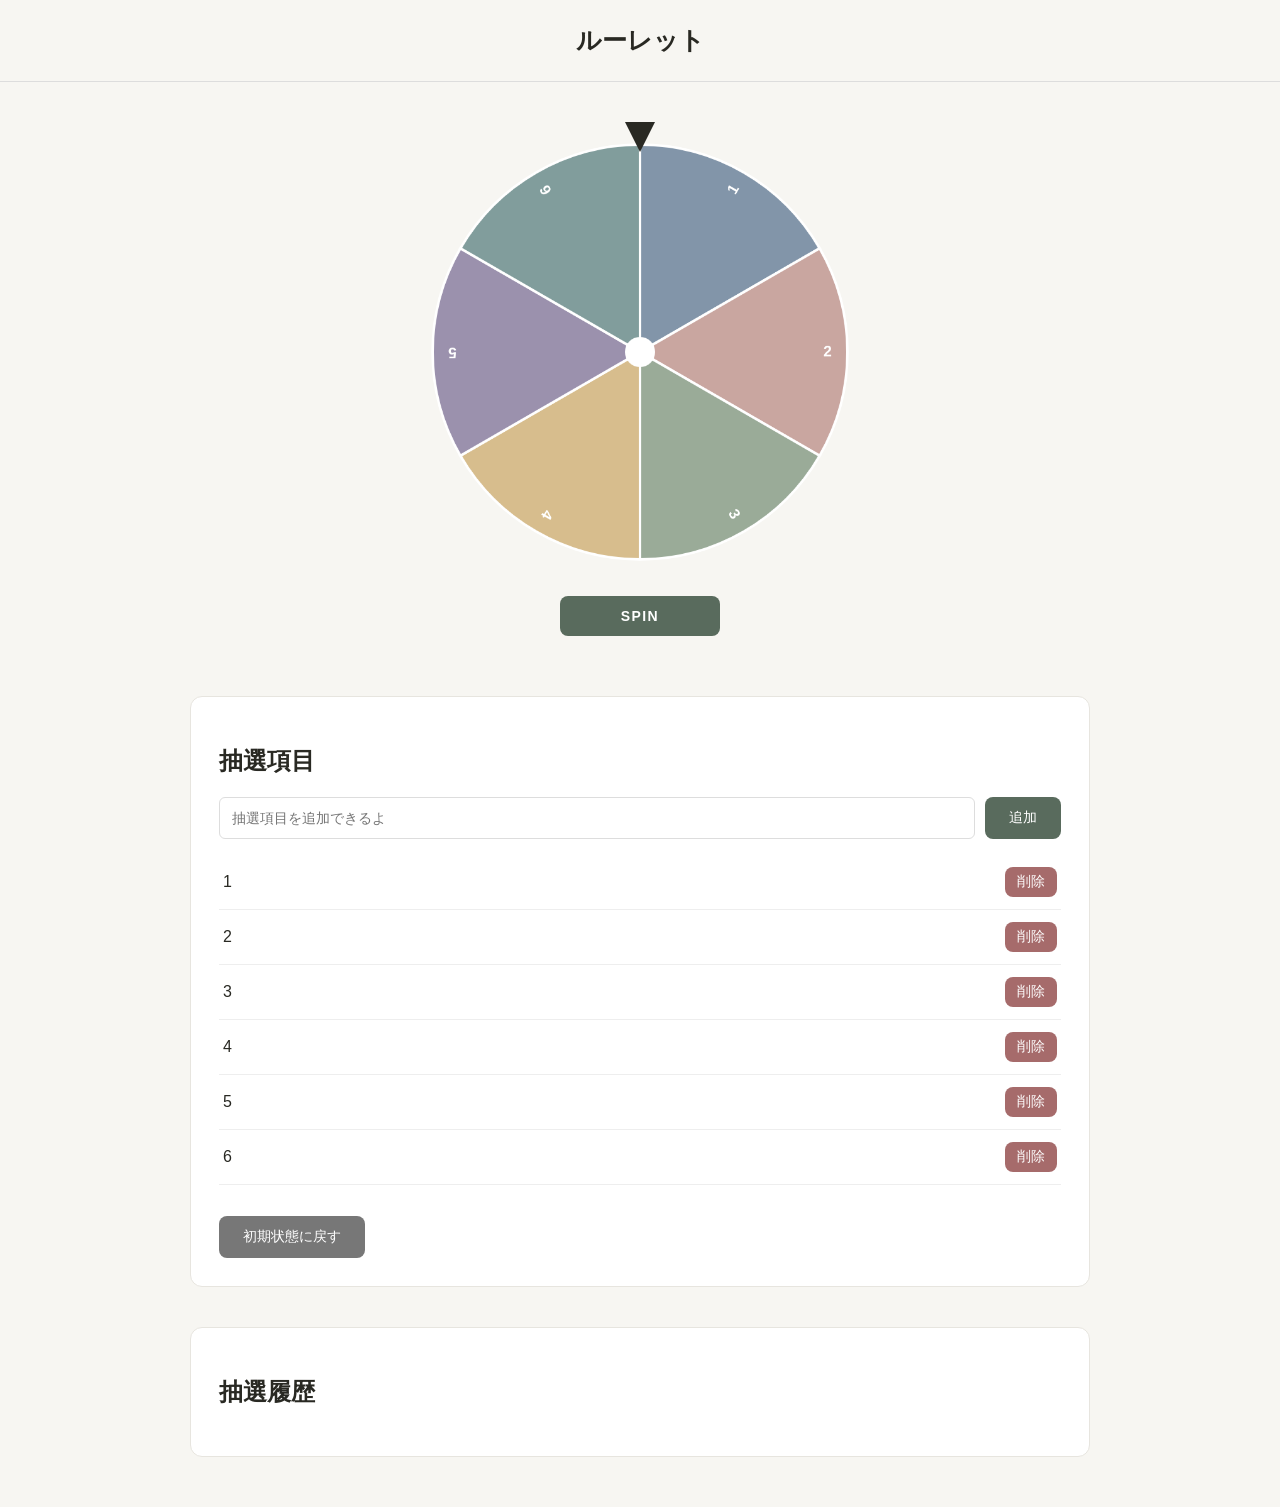
<file: roulette.html>
<!DOCTYPE html>
<html lang="ja">
<head>
  <meta charset="UTF-8">
  <meta name="viewport" content="width=device-width, initial-scale=1">
  <title>ルーレット</title>
  <link rel="stylesheet" href="roulette.css">
  <script src="roulette.js" defer></script>
</head>
<body>
  <header>

    <h1>ルーレット</h1>
  </header>

  <main>
    <section class="wheel-area">
      <div class="pointer"></div>
      <canvas id="wheel" width="700" height="700"></canvas>
      <button id="spinButton">SPIN</button>
      <p id="result"></p>
      
    </section>

    <section class="settings">
      <h2>抽選項目</h2>

      <div class="add-area">
        <input id="itemInput" type="text"
          placeholder="抽選項目を追加できるよ">
        <button id="addButton">追加</button>
      </div>

      <ul id="itemList"></ul>

      <button id="resetButton" class="reset">
        初期状態に戻す
      </button>
    </section>

    <section class="history">
      <h2>抽選履歴</h2>
      <ul id="historyList"></ul>
    </section>
  </main>
</body>
</html>
</file>
<file: style.css>
@import url('https://fonts.googleapis.com/css2?family=DM+Sans:wght@400;500;600;700&family=Noto+Sans+JP:wght@400;500;600;700&display=swap');

:root {
  color-scheme: light;
  --bg: #faf9f6;
  --text: #22221f;
  --muted: #77766f;
  --line: #e7e5df;
  --accent: #596b5d;
  --content: 920px;
}

* { box-sizing: border-box; }
html { scroll-behavior: smooth; }
body {
  margin: 0;
  background: var(--bg);
  color: var(--text);
  font-family: "DM Sans", "Noto Sans JP", sans-serif;
  line-height: 1.8;
}
a { color: inherit; text-decoration: none; }
.site-header {
  width: min(var(--content), calc(100% - 48px));
  margin: 0 auto;
  height: 84px;
  display: flex;
  align-items: center;
  justify-content: space-between;
  border-bottom: 1px solid var(--line);
}
.logo { font-weight: 700; letter-spacing: .04em; }
.logo span { color: var(--accent); }
nav { display: flex; gap: 28px; color: var(--muted); font-size: 13px; }
nav a:hover, footer a:hover { color: var(--accent); }
main { width: min(var(--content), calc(100% - 48px)); margin: 0 auto; }
.hero { padding: 132px 0 145px; }
.eyebrow {
  margin: 0 0 18px;
  color: var(--accent);
  font-size: 11px;
  font-weight: 700;
  letter-spacing: .16em;
}
h1 {
  margin: 0;
  font-size: clamp(42px, 7vw, 76px);
  line-height: 1.25;
  letter-spacing: -.055em;
  font-weight: 600;
}
.hero-text { margin: 28px 0 30px; color: var(--muted); font-size: 14px; }
.text-link {
  display: inline-flex;
  gap: 18px;
  align-items: center;
  padding-bottom: 5px;
  border-bottom: 1px solid var(--accent);
  color: var(--accent);
  font-size: 13px;
  font-weight: 600;
}
.section {
  display: grid;
  grid-template-columns: 230px 1fr;
  gap: 48px;
  padding: 66px 0;
  border-top: 1px solid var(--line);
  scroll-margin-top: 30px;
}
.section-heading h2 { margin: 0; font-size: 25px; letter-spacing: -.04em; }
.section-heading .eyebrow { margin-bottom: 8px; }
.section-content { color: var(--muted); font-size: 14px; }
.profile-list { margin: 30px 0 0; }
.profile-list div {
  display: grid;
  grid-template-columns: 130px 1fr;
  padding: 13px 0;
  border-top: 1px solid var(--line);
}
.profile-list dt { color: var(--text); font-size: 11px; font-weight: 700; letter-spacing: .1em; }
.profile-list dd { margin: 0; }
.work-item {
  display: flex;
  align-items: flex-start;
  gap: 18px;
  width: 100%;
  padding: 0 0 28px;
  margin-bottom: 28px;
}

.work-item > div:last-child {
  flex: 1;
  min-width: 0;
}

.work-item h3 {
  margin: 0 0 7px;
  color: var(--text);
  font-size: 17px;
  white-space: nowrap;
}

.work-item p {
  margin: 0 0 13px;
}
.tag {
  display: inline-block;
  padding: 3px 9px;
  border: 1px solid var(--line);
  border-radius: 2px;
  color: var(--muted);
  font-size: 10px;
}
footer {
  width: min(var(--content), calc(100% - 48px));
  margin: 0 auto;
  padding: 28px 0 40px;
  display: flex;
  justify-content: space-between;
  border-top: 1px solid var(--line);
  color: var(--muted);
  font-size: 11px;
}
@media (max-width: 640px) {
  .site-header { height: 70px; }
  nav { gap: 15px; font-size: 11px; }
  .hero { padding: 95px 0 105px; }
  .section { grid-template-columns: 1fr; gap: 22px; padding: 48px 0; }
  .profile-list div { grid-template-columns: 105px 1fr; }
}
/* トップページ背景画像 */
.hero {
    position: relative;
    isolation: isolate;
    min-height: 500px;
    padding: 100px 8%;
    background-image: url("./images/HWcELCWaEAAwIgm.jpg");
    background-size: cover;
    background-position: center 80%;
    background-repeat: no-repeat;
}

/* 半透明の白いフィルター */
.hero::before {
    content: "";
    position: absolute;
    inset: 0;
    background: rgba(255, 255, 255, 0.65);
    z-index: -1;
}

/* 文字を背景より手前に表示 */
.hero > * {
    position: relative;
}
</file>
<file: poker-quiz.css>
@import url('https://fonts.googleapis.com/css2?family=DM+Sans:wght@400;500;600;700&family=Noto+Sans+JP:wght@400;500;600;700&display=swap');

:root {
  --bg: #f3f4f2;
  --panel: #fff;
  --text: #252925;
  --muted: #858b86;
  --border: #e2e5e1;
  --accent: #285b48;
  --green: #247a55;
  --red: #c34b4b;
}

* {
  box-sizing: border-box;
}

body {
  margin: 0;
  padding: 36px 16px;
  background: var(--bg);
  color: var(--text);
  font-family: 'DM Sans', 'Noto Sans JP', sans-serif;
}

.container {
  width: 100%;
  max-width: 680px;
  margin: 0 auto;
}

header {
  margin-bottom: 26px;
}

.eyebrow {
  color: var(--muted);
  font-size: 11px;
  letter-spacing: 2.5px;
  font-weight: 700;
}

h1 {
  margin: 8px 0;
  font-size: clamp(27px, 5vw, 38px);
}

.subtitle {
  color: var(--muted);
  font-size: 13px;
}

.score-bar {
  display: grid;
  grid-template-columns: repeat(3, 1fr);
  gap: 10px;
  margin-bottom: 16px;
}

.score-bar div {
  padding: 14px;
  background: var(--panel);
  border: 1px solid var(--border);
  border-radius: 10px;
}

.score-bar span,
.score-bar strong {
  display: block;
}

.score-bar span {
  color: var(--muted);
  font-size: 11px;
}

.score-bar strong {
  margin-top: 5px;
  font-size: 20px;
}

.panel {
  padding: 23px;
  margin-bottom: 16px;
  background: var(--panel);
  border: 1px solid var(--border);
  border-radius: 14px;
}

.round-header {
  display: flex;
  align-items: center;
  justify-content: space-between;
  margin-bottom: 25px;
}

.round-header h2 {
  margin: 4px 0 0;
  font-size: 22px;
}

.round-header .eyebrow {
  margin: 0;
}

.street-badge {
  padding: 7px 11px;
  background: #edf3ef;
  color: var(--accent);
  border-radius: 20px;
  font-size: 10px;
  font-weight: 700;
}

.hand-area {
  margin-bottom: 23px;
}

.hand-area:last-child {
  margin-bottom: 0;
}

.card-label {
  margin: 0 0 10px;
  color: var(--muted);
  font-size: 10px;
  font-weight: 700;
  letter-spacing: 1.5px;
}

.cards {
  display: flex;
  flex-wrap: wrap;
  gap: 9px;
}

.card {
  display: flex;
  align-items: center;
  justify-content: center;
  width: 58px;
  height: 80px;
  background: white;
  border: 1px solid #dfe2df;
  border-radius: 8px;
  box-shadow: 0 2px 5px #0000000b;
  font-size: 24px;
  font-weight: 700;
}

.card.red {
  color: #c33b3b;
}

.card.black {
  color: #252525;
}

.card.back {
  background: #285b48;
  border: 2px solid #41755f;
  color: white;
  font-size: 28px;
}

.card.empty {
  background: #f6f7f5;
  border: 1px dashed #d6dbd5;
  color: #c6cbc5;
}

.hint {
  color: var(--muted);
  font-size: 12px;
  line-height: 1.7;
}

.opponent-area .hint {
  margin-bottom: 0;
}

.question-panel h2 {
  margin: 0;
  font-size: 19px;
}

.choices {
  display: grid;
  grid-template-columns: 1fr 1fr;
  gap: 10px;
  margin-top: 22px;
}

.choice {
  min-height: 60px;
  background: white;
  border: 1px solid var(--border);
  border-radius: 9px;
  color: var(--text);
  font-size: 15px;
  font-weight: 700;
  cursor: pointer;
  transition: .15s;
}

.choice:hover:not(:disabled) {
  border-color: var(--accent);
  background: #f2f6f3;
}

.choice:disabled {
  cursor: default;
  opacity: 1;
}

.choice.correct {
  background: #e6f3eb;
  border-color: var(--green);
  color: var(--green);
}

.choice.wrong {
  background: #faeeee;
  border-color: var(--red);
  color: var(--red);
}

.answer-result {
  margin-top: 22px;
  padding-top: 20px;
  border-top: 1px solid var(--border);
  text-align: center;
}

.result-label {
  margin: 0;
  color: var(--muted);
  font-size: 12px;
}

.answer-result > strong {
  display: block;
  margin: 5px 0;
  font-size: 38px;
}

.answer-result > p:not(.result-label) {
  font-size: 13px;
}

.primary-button {
  width: 100%;
  padding: 15px;
  margin-top: 12px;
  background: var(--accent);
  color: white;
  border: 0;
  border-radius: 9px;
  font-size: 15px;
  font-weight: 700;
  cursor: pointer;
}

.primary-button:hover {
  background: #1d4838;
}

.final-panel {
  text-align: center;
}

.final-panel h2 {
  font-size: 24px;
}

.final-score {
  padding: 25px;
  background: #f3f5f2;
  border-radius: 12px;
}

.final-score strong,
.final-score span {
  display: block;
}

.final-score strong {
  font-size: 42px;
}

.final-score span {
  margin-top: 5px;
  color: var(--muted);
  font-size: 13px;
}

#finalComment {
  font-size: 14px;
}

footer {
  padding: 22px 0;
  color: var(--muted);
  text-align: center;
  font-size: 10px;
}

[hidden] {
  display: none !important;
}

@media (max-width: 480px) {
  body {
    padding: 22px 12px;
  }

  .panel {
    padding: 18px;
  }

  .card {
    width: 51px;
    height: 72px;
    font-size: 21px;
  }

  .choices {
    gap: 8px;
  }

  .choice {
    font-size: 13px;
  }
}
</file>
<file: poker.css>
@import url('https://fonts.googleapis.com/css2?family=DM+Sans:wght@400;500;600;700&family=Noto+Sans+JP:wght@400;500;600;700&display=swap');

:root {
  --bg: #f5f5f3;
  --panel: #ffffff;
  --text: #252525;
  --muted: #888;
  --border: #e5e5e2;
  --accent: #333;
  --green: #247a55;
  --red: #c34b4b;
}

* {
  box-sizing: border-box;
}

body {
  margin: 0;
  padding: 40px 16px;
  background: var(--bg);
  color: var(--text);
  font-family: 'DM Sans', 'Noto Sans JP', sans-serif;
}

.container {
  width: 100%;
  max-width: 760px;
  margin: 0 auto;
}

header {
  margin-bottom: 32px;
}

.eyebrow {
  color: var(--muted);
  font-size: 12px;
  letter-spacing: 3px;
}

h1 {
  margin: 8px 0;
  font-size: clamp(26px, 5vw, 38px);
}

.subtitle {
  color: var(--muted);
  font-size: 14px;
}

.panel {
  margin-bottom: 18px;
  padding: 24px;
  background: var(--panel);
  border: 1px solid var(--border);
  border-radius: 14px;
}

.panel h2 {
  margin: 0 0 20px;
  font-size: 18px;
}

.card-inputs {
  display: flex;
  flex-wrap: wrap;
  gap: 12px;
}

.card-select {
  width: 105px;
  height: 48px;
  padding: 0 10px;
  background: white;
  border: 1px solid var(--border);
  border-radius: 8px;
  font-size: 15px;
  color: var(--text);
}

.hint {
  margin: 14px 0 0;
  color: var(--muted);
  font-size: 12px;
  line-height: 1.7;
}

.mode-switch {
  display: flex;
  gap: 8px;
  margin-bottom: 22px;
}

.mode-button {
  padding: 10px 20px;
  background: #f4f4f2;
  border: 1px solid var(--border);
  border-radius: 8px;
  color: var(--muted);
  cursor: pointer;
}

.mode-button.active {
  background: #292929;
  color: white;
  border-color: #292929;
}

.settings-grid {
  display: grid;
  grid-template-columns: 1fr 1fr;
  gap: 16px;
}

.settings-grid label {
  display: flex;
  flex-direction: column;
  gap: 8px;
  font-size: 13px;
  font-weight: 600;
}

.settings-grid select {
  width: 100%;
  padding: 12px;
  border: 1px solid var(--border);
  border-radius: 8px;
  background: white;
  font-size: 14px;
}

#knownOpponents {
  margin-top: 24px;
}

#knownOpponents h3 {
  font-size: 15px;
}

.opponent-row {
  padding: 14px 0;
  border-top: 1px solid var(--border);
}

.opponent-row strong {
  display: block;
  margin-bottom: 10px;
  font-size: 13px;
}

.opponent-cards {
  display: flex;
  gap: 10px;
}

.calculate-button {
  width: 100%;
  padding: 17px;
  margin: 4px 0 20px;
  background: #292929;
  color: white;
  border: none;
  border-radius: 10px;
  font-size: 16px;
  font-weight: 700;
  cursor: pointer;
}

.calculate-button:hover {
  background: #444;
}

.results {
  text-align: center;
}

.equity-result {
  padding: 24px 10px;
  background: #f5f5f3;
  border-radius: 12px;
}

.equity-result span {
  display: block;
  color: var(--muted);
  font-size: 13px;
}

.equity-result strong {
  display: block;
  margin: 8px 0;
  font-size: 42px;
}

.equity-result p {
  margin: 0;
  color: var(--muted);
  font-size: 12px;
}

.result-grid {
  display: grid;
  grid-template-columns: repeat(3, 1fr);
  gap: 10px;
  margin-top: 16px;
}

.result-grid div {
  padding: 18px 8px;
  border: 1px solid var(--border);
  border-radius: 10px;
}

.result-grid span {
  display: block;
  color: var(--muted);
  font-size: 12px;
}

.result-grid strong {
  display: block;
  margin-top: 8px;
  font-size: 21px;
}

footer {
  padding: 20px;
  text-align: center;
  color: var(--muted);
  font-size: 11px;
}

[hidden] {
  display: none !important;
}

@media (max-width: 520px) {
  body {
    padding: 24px 12px;
  }

  .panel {
    padding: 18px;
  }

  .card-select {
    width: 95px;
  }

  .settings-grid {
    grid-template-columns: 1fr;
  }

  .result-grid strong {
    font-size: 17px;
  }
}
</file>
<file: roulette.css>
* {
  box-sizing: border-box;
}

body {
  margin: 0;
  background: #f7f6f2;
  color: #292923;
  font-family: "Noto Sans JP", sans-serif;
}

header {
  padding: 24px;
  text-align: center;
  border-bottom: 1px solid #ddd;
}

header a {
  position: absolute;
  left: 24px;
  top: 30px;
  color: #777;
  text-decoration: none;
}

header h1 {
  margin: 0;
  font-size: 25px;
}

main {
  width: min(900px, 92%);
  margin: 50px auto;
}

.wheel-area {
  position: relative;
  width: min(440px, 100%);
  margin: 0 auto 60px;
  text-align: center;
}

#wheel {
  display: block;
  width: 100%;
  height: auto;
  transition: transform 4s cubic-bezier(.12,.72,.12,1);
}

.pointer {
  position: absolute;
  top: -10px;
  left: 50%;
  transform: translateX(-50%);
  z-index: 2;
  border-left: 15px solid transparent;
  border-right: 15px solid transparent;
  border-top: 30px solid #292923;
}

button {
  border: none;
  border-radius: 8px;
  padding: 12px 24px;
  background: #596b5d;
  color: white;
  cursor: pointer;
  font-size: 14px;
}

button:hover {
  opacity: .8;
}

button:disabled {
  opacity: .4;
  cursor: not-allowed;
}

#spinButton {
  margin-top: 24px;
  min-width: 160px;
  font-weight: bold;
  letter-spacing: .1em;
}

#result {
  font-size: 20px;
  font-weight: bold;
}

.settings, .history {
  margin-top: 40px;
  padding: 28px;
  background: white;
  border: 1px solid #e7e5df;
  border-radius: 12px;
}

.add-area {
  display: flex;
  gap: 10px;
}

input {
  flex: 1;
  min-width: 0;
  padding: 12px;
  border: 1px solid #ddd;
  border-radius: 6px;
  font-size: 14px;
}

ul {
  padding: 0;
  list-style: none;
}

#itemList li {
  display: flex;
  justify-content: space-between;
  align-items: center;
  padding: 12px 4px;
  border-bottom: 1px solid #eee;
}

.delete {
  padding: 6px 12px;
  background: #a66b6b;
}

.reset {
  margin-top: 15px;
  background: #777;
}

#historyList li {
  padding: 8px 0;
  border-bottom: 1px solid #eee;
  color: #777;
}

@media (max-width: 600px) {
  header a {
    position: static;
    display: block;
    margin-bottom: 10px;
  }

  main {
    margin-top: 30px;
  }

  .settings, .history {
    padding: 20px;
  }
}
</file>
